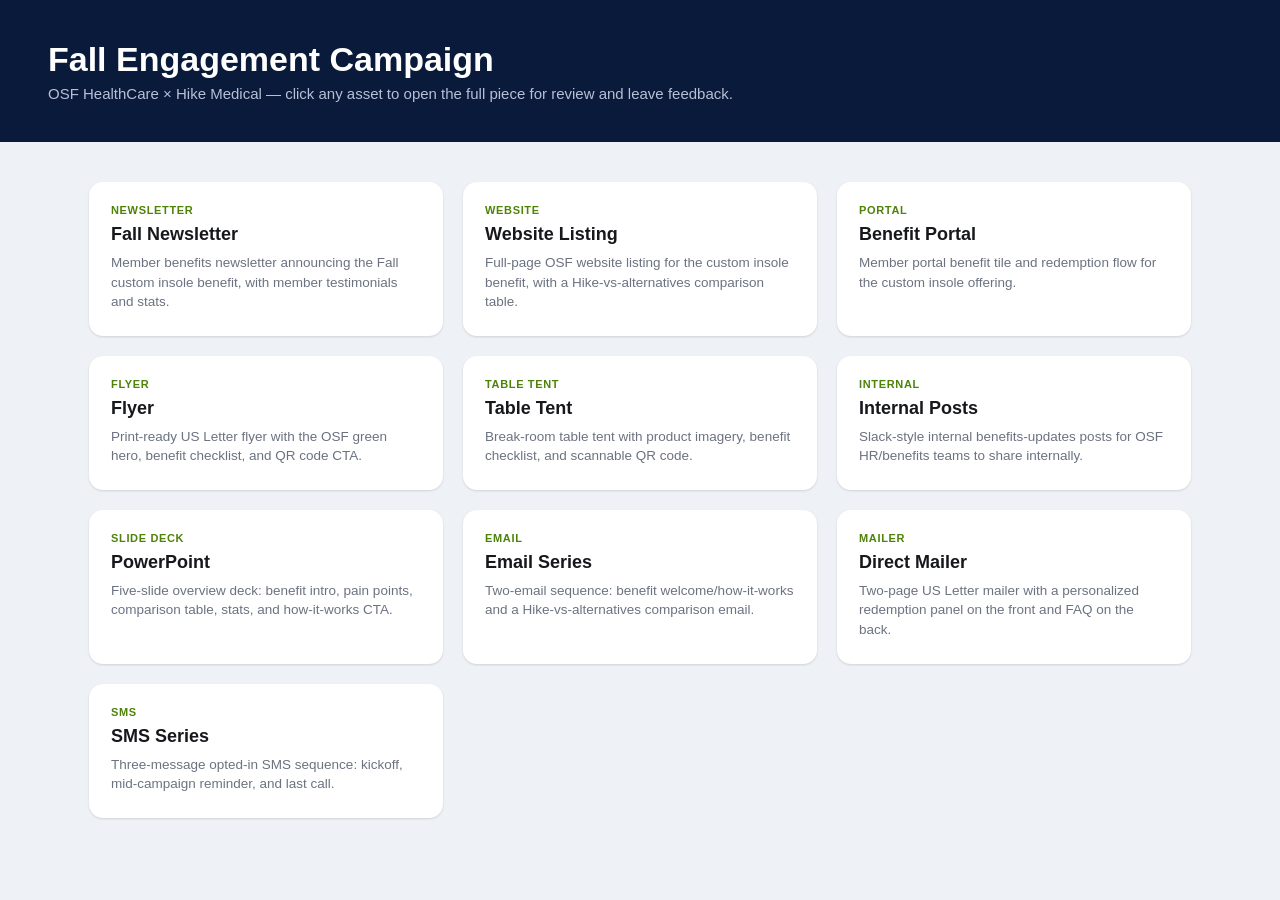
<file: index.html>
<!DOCTYPE html>
<html lang="en">
<head>
<meta charset="UTF-8">
<meta name="viewport" content="width=device-width,initial-scale=1">
<title>OSF Lookbook — Hike Medical</title>
<link rel="stylesheet" href="css/style.css">
</head>
<body>

<div class="hub-header">
  <h1>Fall Engagement Campaign</h1>
  <p>OSF HealthCare × Hike Medical — click any asset to open the full piece for review and leave feedback.</p>
</div>

<div class="grid">
  <a class="card" href="newsletter.html">
    <span class="label">Newsletter</span>
    <h3>Fall Newsletter</h3>
    <p>Member benefits newsletter announcing the Fall custom insole benefit, with member testimonials and stats.</p>
  </a>
  <a class="card" href="website-listing.html">
    <span class="label">Website</span>
    <h3>Website Listing</h3>
    <p>Full-page OSF website listing for the custom insole benefit, with a Hike-vs-alternatives comparison table.</p>
  </a>
  <a class="card" href="benefit-portal.html">
    <span class="label">Portal</span>
    <h3>Benefit Portal</h3>
    <p>Member portal benefit tile and redemption flow for the custom insole offering.</p>
  </a>
  <a class="card" href="flyer.html">
    <span class="label">Flyer</span>
    <h3>Flyer</h3>
    <p>Print-ready US Letter flyer with the OSF green hero, benefit checklist, and QR code CTA.</p>
  </a>
  <a class="card" href="table-tent.html">
    <span class="label">Table Tent</span>
    <h3>Table Tent</h3>
    <p>Break-room table tent with product imagery, benefit checklist, and scannable QR code.</p>
  </a>
  <a class="card" href="internal-posts.html">
    <span class="label">Internal</span>
    <h3>Internal Posts</h3>
    <p>Slack-style internal benefits-updates posts for OSF HR/benefits teams to share internally.</p>
  </a>
  <a class="card" href="powerpoint.html">
    <span class="label">Slide Deck</span>
    <h3>PowerPoint</h3>
    <p>Five-slide overview deck: benefit intro, pain points, comparison table, stats, and how-it-works CTA.</p>
  </a>
  <a class="card" href="emails.html">
    <span class="label">Email</span>
    <h3>Email Series</h3>
    <p>Two-email sequence: benefit welcome/how-it-works and a Hike-vs-alternatives comparison email.</p>
  </a>
  <a class="card" href="mailer.html">
    <span class="label">Mailer</span>
    <h3>Direct Mailer</h3>
    <p>Two-page US Letter mailer with a personalized redemption panel on the front and FAQ on the back.</p>
  </a>
  <a class="card" href="sms.html">
    <span class="label">SMS</span>
    <h3>SMS Series</h3>
    <p>Three-message opted-in SMS sequence: kickoff, mid-campaign reminder, and last call.</p>
  </a>
</div>

</body>
</html>
</file>
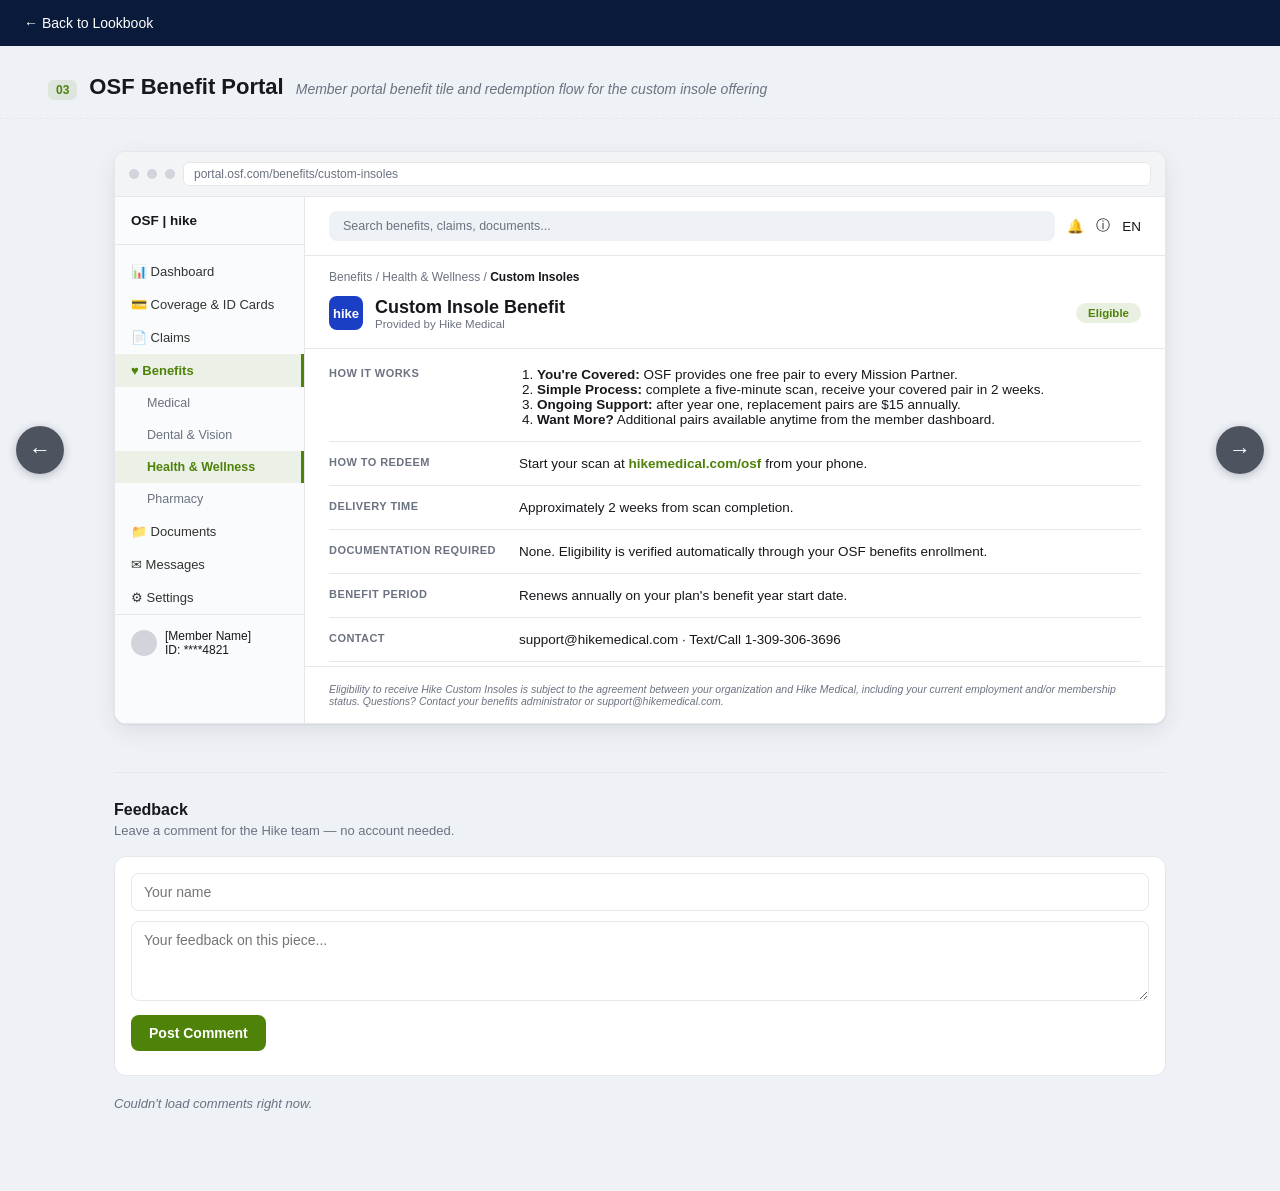
<file: benefit-portal.html>
<!DOCTYPE html>
<html lang="en">
<head>
<meta charset="UTF-8">
<meta name="viewport" content="width=device-width,initial-scale=1">
<title>OSF × Hike Medical — Benefit Portal Review</title>
<link rel="stylesheet" href="css/style.css">
<style>
  .bp-page { display:flex; background:#fff; font-size:13.5px; min-height:520px; }
  .bp-side { width:190px; flex-shrink:0; background:#fafbfc; border-right:1px solid var(--border); padding:16px 0; }
  .bp-side .brand { display:flex; align-items:center; gap:8px; font-weight:800; padding: 0 16px 16px; border-bottom:1px solid var(--border); margin-bottom:10px; }
  .bp-side ul { list-style:none; margin:0; padding:0; }
  .bp-side li { padding:9px 16px; font-size:13px; color:#333; display:flex; align-items:center; gap:8px; }
  .bp-side li.active { color: var(--osf-green); font-weight:700; background:rgba(78,130,9,.08); border-right:3px solid var(--osf-green); }
  .bp-side li.sub { padding-left:32px; font-size:12.5px; color: var(--text-gray); }
  .bp-side li.sub.active { color: var(--osf-green); font-weight:700; }
  .bp-main { flex:1; }
  .bp-topbar { display:flex; align-items:center; gap:12px; padding:14px 24px; border-bottom:1px solid var(--border); }
  .bp-search { flex:1; background: var(--bg); border-radius:8px; padding:8px 14px; font-size:12.5px; color: var(--text-gray); }
  .bp-crumb { padding: 14px 24px 0; font-size:12px; color: var(--text-gray); }
  .bp-crumb b { color: var(--text-dark); }
  .bp-header { display:flex; align-items:center; justify-content:space-between; padding: 12px 24px 18px; border-bottom:1px solid var(--border); }
  .bp-header .left { display:flex; align-items:center; gap:12px; }
  .bp-icon { width:34px; height:34px; border-radius:8px; background:#1a3fc4; color:#fff; display:flex; align-items:center; justify-content:center; font-size:13px; font-weight:800; }
  .bp-header h2 { margin:0; font-size:18px; }
  .bp-header .by { font-size:11.5px; color: var(--text-gray); }
  .bp-tag { background:rgba(78,130,9,.12); color: var(--osf-green); font-weight:700; font-size:11.5px; padding:4px 12px; border-radius:20px; }
  .bp-rows { padding: 4px 24px; }
  .bp-row { display:flex; gap:20px; padding:14px 0; border-bottom:1px solid var(--border); }
  .bp-row .k { width:170px; flex-shrink:0; font-size:11px; font-weight:800; letter-spacing:.04em; color: var(--text-gray); }
  .bp-row .v { font-size:13.5px; }
  .bp-row .v ol { margin:0; padding-left:18px; }
  .bp-row .v a { color: var(--osf-green); font-weight:700; }
  .bp-footer-user { margin-top:auto; padding:14px 16px; border-top:1px solid var(--border); display:flex; align-items:center; gap:8px; font-size:12px; }
  .bp-footer-user .av { width:26px; height:26px; border-radius:50%; background:#d1d5db; }
  .bp-disclaimer { padding: 16px 24px; font-size:10.5px; color: var(--text-gray); font-style:italic; border-top:1px solid var(--border); }
</style>
</head>
<body>

<div class="subpage-bar"><a href="index.html">← Back to Lookbook</a></div>
<div class="subpage-title">
  <span class="num">03</span>
  <h2>OSF Benefit Portal</h2>
  <span class="desc">Member portal benefit tile and redemption flow for the custom insole offering</span>
</div>

<div class="subpage-content">
  <div class="frame">
    <div class="frame-chrome"><span class="dot"></span><span class="dot"></span><span class="dot"></span><span class="url-bar">portal.osf.com/benefits/custom-insoles</span></div>
    <div class="bp-page">
      <div class="bp-side">
        <div class="brand">OSF | hike</div>
        <ul>
          <li>📊 Dashboard</li>
          <li>💳 Coverage & ID Cards</li>
          <li>📄 Claims</li>
          <li class="active">♥ Benefits</li>
          <li class="sub">Medical</li>
          <li class="sub">Dental & Vision</li>
          <li class="sub active">Health & Wellness</li>
          <li class="sub">Pharmacy</li>
          <li>📁 Documents</li>
          <li>✉ Messages</li>
          <li>⚙ Settings</li>
        </ul>
        <div class="bp-footer-user"><span class="av"></span> [Member Name]<br>ID: ****4821</div>
      </div>
      <div class="bp-main">
        <div class="bp-topbar"><div class="bp-search">Search benefits, claims, documents...</div><span>🔔</span><span>ⓘ</span><span>EN</span></div>
        <div class="bp-crumb">Benefits / Health & Wellness / <b>Custom Insoles</b></div>
        <div class="bp-header">
          <div class="left">
            <div class="bp-icon">hike</div>
            <div><h2>Custom Insole Benefit</h2><div class="by">Provided by Hike Medical</div></div>
          </div>
          <div class="bp-tag">Eligible</div>
        </div>
        <div class="bp-rows">
          <div class="bp-row">
            <div class="k">HOW IT WORKS</div>
            <div class="v"><ol>
              <li><b>You're Covered:</b> OSF provides one free pair to every Mission Partner.</li>
              <li><b>Simple Process:</b> complete a five-minute scan, receive your covered pair in 2 weeks.</li>
              <li><b>Ongoing Support:</b> after year one, replacement pairs are $15 annually.</li>
              <li><b>Want More?</b> Additional pairs available anytime from the member dashboard.</li>
            </ol></div>
          </div>
          <div class="bp-row"><div class="k">HOW TO REDEEM</div><div class="v">Start your scan at <a>hikemedical.com/osf</a> from your phone.</div></div>
          <div class="bp-row"><div class="k">DELIVERY TIME</div><div class="v">Approximately 2 weeks from scan completion.</div></div>
          <div class="bp-row"><div class="k">DOCUMENTATION REQUIRED</div><div class="v">None. Eligibility is verified automatically through your OSF benefits enrollment.</div></div>
          <div class="bp-row"><div class="k">BENEFIT PERIOD</div><div class="v">Renews annually on your plan's benefit year start date.</div></div>
          <div class="bp-row"><div class="k">CONTACT</div><div class="v">support@hikemedical.com · Text/Call 1-309-306-3696</div></div>
        </div>
        <div class="bp-disclaimer">Eligibility to receive Hike Custom Insoles is subject to the agreement between your organization and Hike Medical, including your current employment and/or membership status. Questions? Contact your benefits administrator or support@hikemedical.com.</div>
      </div>
    </div>
  </div>

  <div id="comments-root" data-page="benefit-portal"></div>
</div>

<script src="js/comments-config.js"></script>
<script src="js/comments.js"></script>
<script src="js/nav.js"></script>
</body>
</html>
</file>
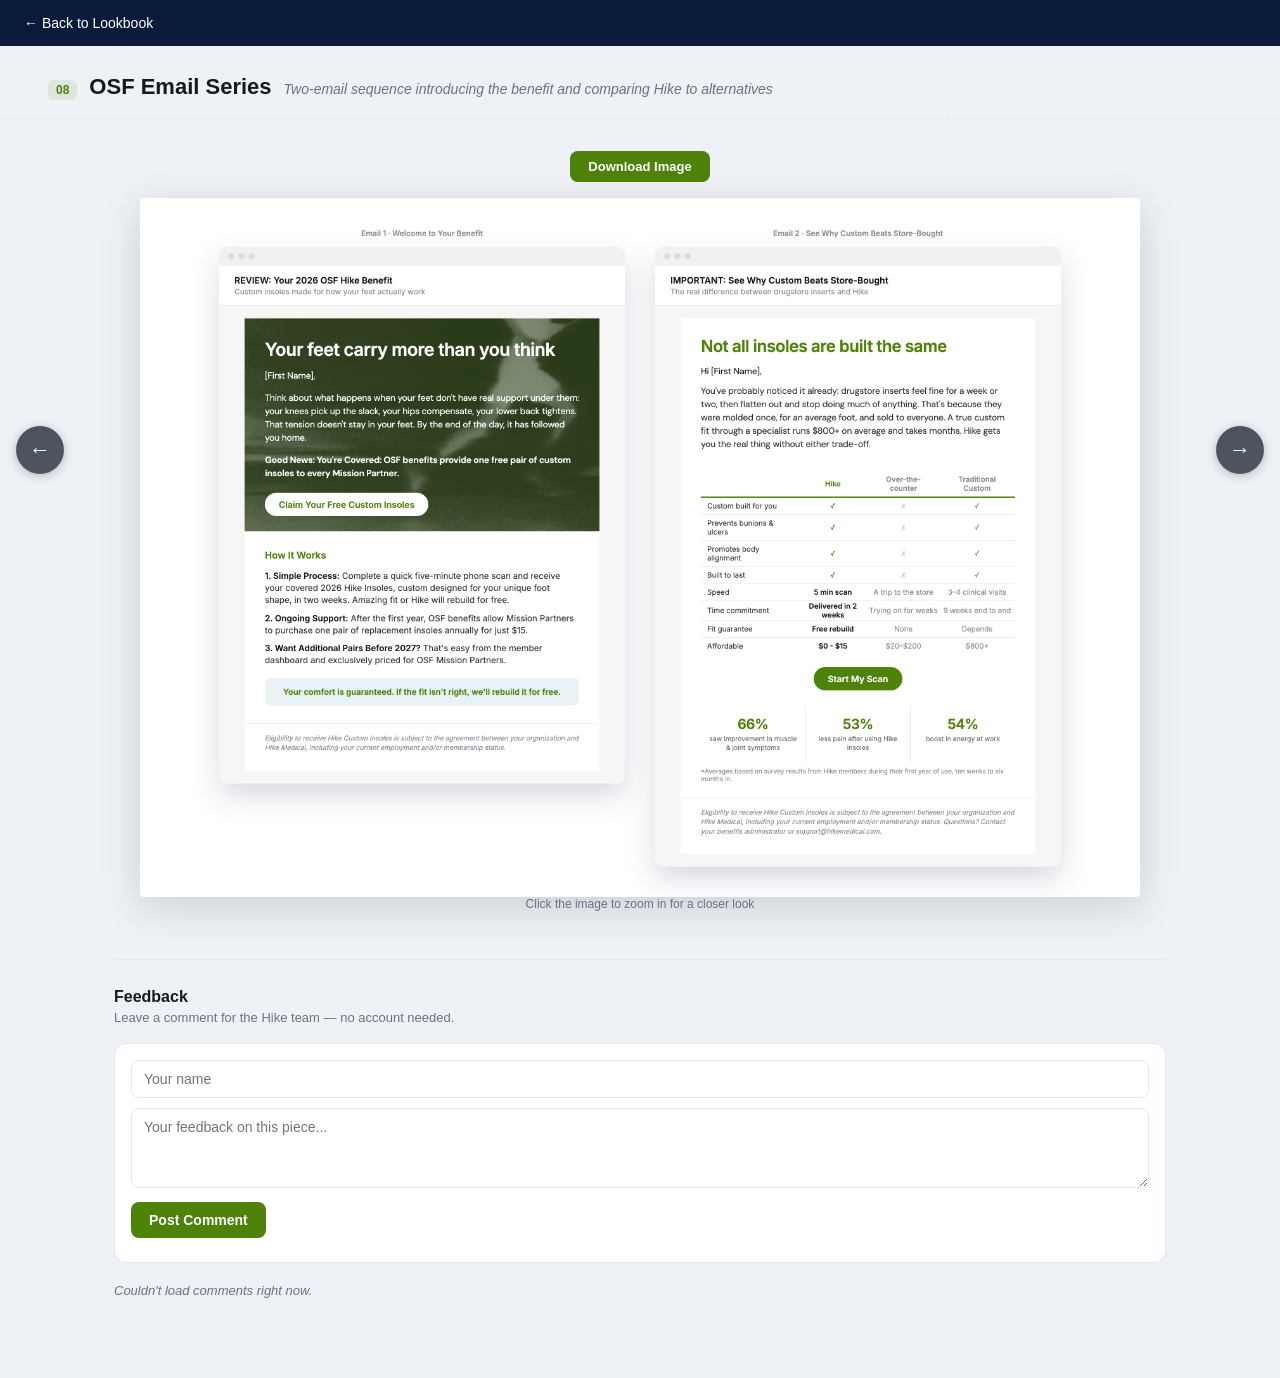
<file: emails.html>
<!DOCTYPE html>
<html lang="en">
<head>
<meta charset="UTF-8">
<meta name="viewport" content="width=device-width,initial-scale=1">
<title>OSF × Hike Medical — Email Series Review</title>
<link rel="stylesheet" href="css/style.css">
<style>
  .doc-download { text-align:center; margin-bottom: 16px; }
  .doc-download a { display:inline-block; font-size:13px; font-weight:700; color:#fff; background:var(--osf-green); padding:8px 18px; border-radius:8px; text-decoration:none; }
  .doc-viewer-wrap { display:flex; justify-content:center; padding: 0 0 8px; }
  .doc-viewer-wrap img { width:100%; max-width:1000px; height:auto; box-shadow:0 10px 40px rgba(16,24,40,0.15); background:#fff; border-radius:4px; display:block; cursor: zoom-in; }
  .doc-hint { text-align:center; font-size:12px; color:var(--text-gray); margin: -8px 0 16px; }

  .lb-overlay { position:fixed; inset:0; background:rgba(10,14,26,0.92); z-index:1000; display:none; align-items:center; justify-content:center; overflow:auto; }
  .lb-overlay.open { display:flex; }
  .lb-overlay.open.zoomed { display:block; padding:40px; box-sizing:border-box; }
  .lb-overlay img { display:block; }
  .lb-overlay img.fit { max-width:92vw; max-height:92vh; width:auto; height:auto; cursor: zoom-in; margin:auto; }
  .lb-overlay img.full { max-width:none; max-height:none; width:auto; height:auto; cursor: grab; margin:0; -webkit-user-drag:none; user-select:none; }
  .lb-overlay img.full.dragging { cursor: grabbing; }
  .lb-close { position:fixed; top:18px; right:22px; z-index:1001; width:40px; height:40px; border-radius:50%; background:rgba(255,255,255,0.12); color:#fff; border:none; font-size:20px; cursor:pointer; display:flex; align-items:center; justify-content:center; }
  .lb-close:hover { background:rgba(255,255,255,0.22); }
  .lb-hint { position:fixed; bottom:18px; left:50%; transform:translateX(-50%); z-index:1001; color:#fff; font-size:12px; opacity:.75; }
</style>
</head>
<body>

<div class="subpage-bar"><a href="index.html">← Back to Lookbook</a></div>
<div class="subpage-title">
  <span class="num">08</span>
  <h2>OSF Email Series</h2>
  <span class="desc">Two-email sequence introducing the benefit and comparing Hike to alternatives</span>
</div>

<div class="subpage-content">
  <div class="doc-download"><a href="OSF%20FALL%20EMAILS.png" download>Download Image</a></div>
  <div class="doc-viewer-wrap">
    <img id="emailsImg" src="OSF%20FALL%20EMAILS.png" alt="OSF Email Series">
  </div>
  <div class="doc-hint">Click the image to zoom in for a closer look</div>

  <div id="comments-root" data-page="emails"></div>
</div>

<div class="lb-overlay" id="lbOverlay">
  <button class="lb-close" id="lbClose" aria-label="Close">&times;</button>
  <img id="lbImg" class="fit" src="OSF%20FALL%20EMAILS.png" alt="OSF Email Series — zoomed">
  <div class="lb-hint">Click to zoom in/out &middot; drag to look around &middot; Esc or click outside to close</div>
</div>

<script src="js/comments-config.js"></script>
<script src="js/comments.js"></script>
<script src="js/nav.js"></script>
<script>
(function () {
  var thumb = document.getElementById('emailsImg');
  var overlay = document.getElementById('lbOverlay');
  var lbImg = document.getElementById('lbImg');
  var closeBtn = document.getElementById('lbClose');

  function openLightbox() {
    lbImg.className = 'fit';
    overlay.classList.remove('zoomed');
    overlay.classList.add('open');
  }
  function closeLightbox() {
    overlay.classList.remove('open');
    overlay.classList.remove('zoomed');
  }

  var isDown = false;
  var didDrag = false;
  var startX = 0, startY = 0, startScrollLeft = 0, startScrollTop = 0;

  thumb.addEventListener('click', openLightbox);
  closeBtn.addEventListener('click', closeLightbox);
  overlay.addEventListener('click', function (e) {
    if (e.target === overlay) closeLightbox();
  });

  lbImg.addEventListener('click', function () {
    if (didDrag) { didDrag = false; return; } // was a drag, not a tap — don't toggle zoom
    var zoomingIn = lbImg.className.indexOf('full') === -1;
    lbImg.className = zoomingIn ? 'full' : 'fit';
    overlay.classList.toggle('zoomed', zoomingIn);
    if (zoomingIn) {
      // center the initial scroll position on where the user clicked
      requestAnimationFrame(function () {
        overlay.scrollLeft = (overlay.scrollWidth - overlay.clientWidth) / 2;
        overlay.scrollTop = (overlay.scrollHeight - overlay.clientHeight) / 2;
      });
    }
  });

  lbImg.addEventListener('pointerdown', function (e) {
    if (lbImg.className.indexOf('full') === -1) return; // only drag when zoomed in
    isDown = true;
    didDrag = false;
    startX = e.clientX;
    startY = e.clientY;
    startScrollLeft = overlay.scrollLeft;
    startScrollTop = overlay.scrollTop;
    lbImg.classList.add('dragging');
    lbImg.setPointerCapture(e.pointerId);
    e.preventDefault();
  });
  lbImg.addEventListener('pointermove', function (e) {
    if (!isDown) return;
    var dx = e.clientX - startX;
    var dy = e.clientY - startY;
    if (Math.abs(dx) > 3 || Math.abs(dy) > 3) didDrag = true;
    overlay.scrollLeft = startScrollLeft - dx;
    overlay.scrollTop = startScrollTop - dy;
  });
  function endDrag() {
    isDown = false;
    lbImg.classList.remove('dragging');
  }
  lbImg.addEventListener('pointerup', endDrag);
  lbImg.addEventListener('pointercancel', endDrag);

  document.addEventListener('keydown', function (e) {
    if (e.key === 'Escape' && overlay.classList.contains('open')) closeLightbox();
  });
})();
</script>
</body>
</html>
</file>
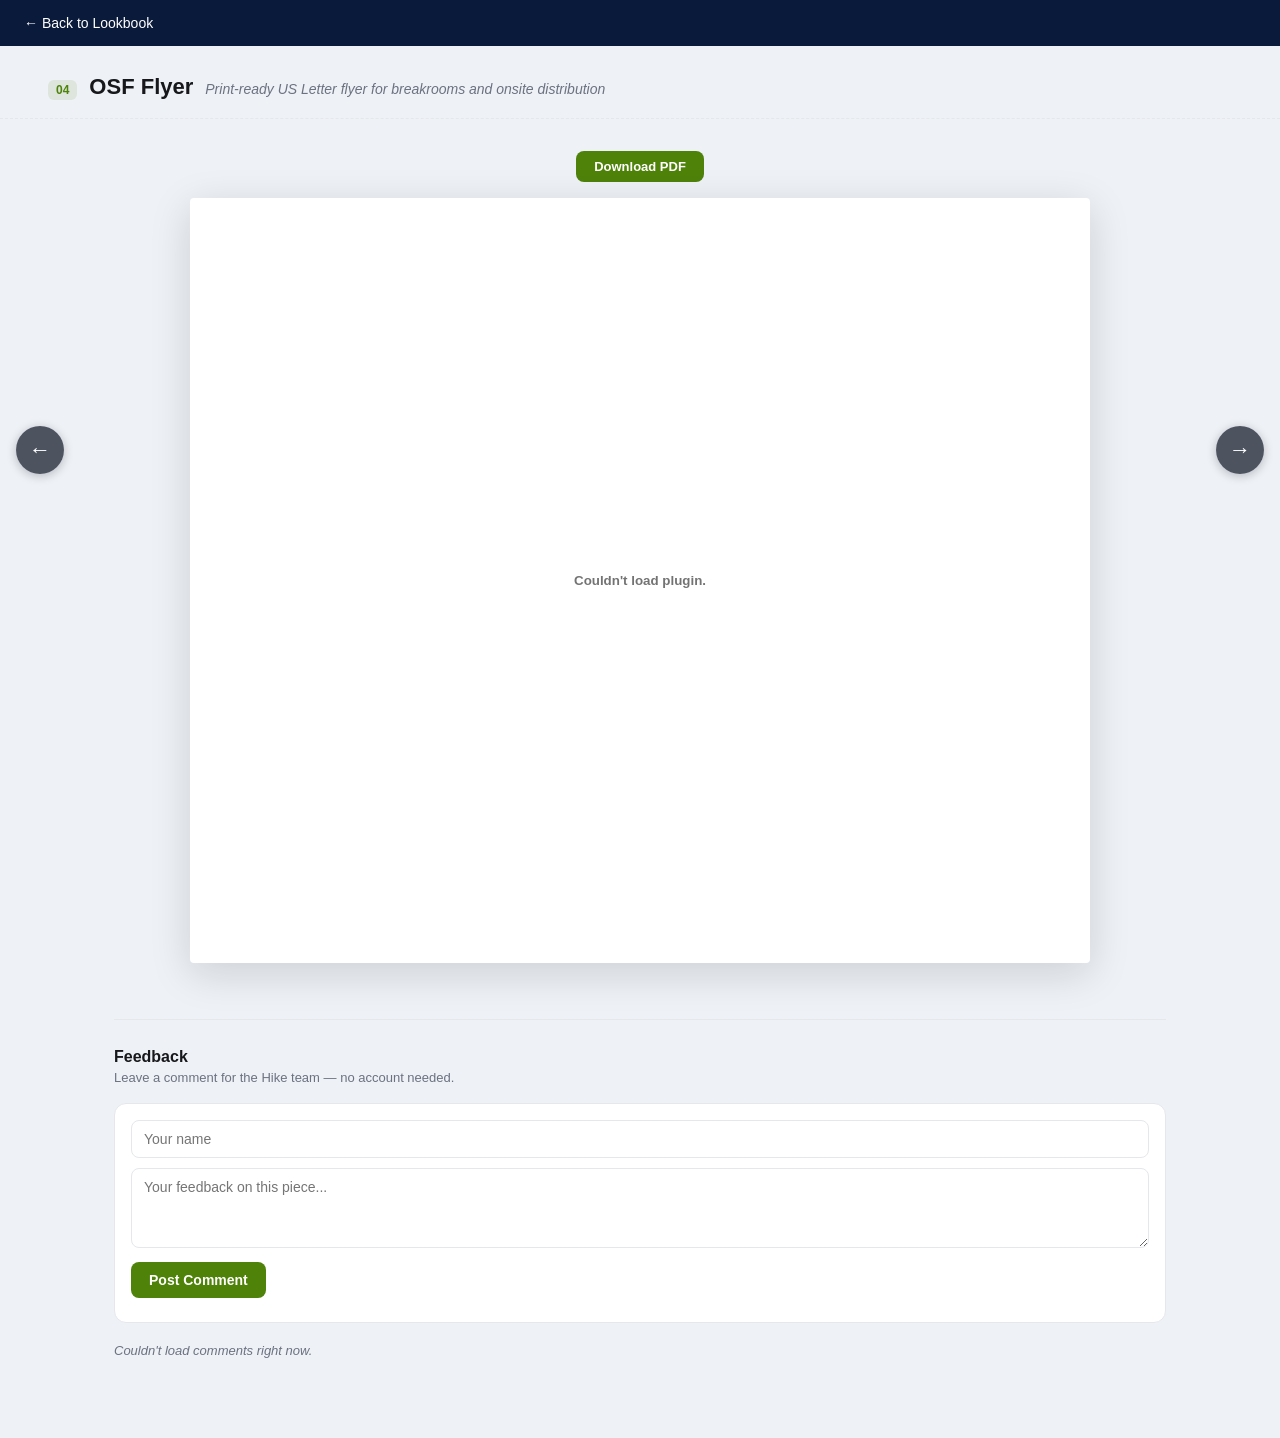
<file: flyer.html>
<!DOCTYPE html>
<html lang="en">
<head>
<meta charset="UTF-8">
<meta name="viewport" content="width=device-width,initial-scale=1">
<title>OSF × Hike Medical — Flyer Review</title>
<link rel="stylesheet" href="css/style.css">
<style>
  .doc-download { text-align:center; margin-bottom: 16px; }
  .doc-download a { display:inline-block; font-size:13px; font-weight:700; color:#fff; background:var(--osf-green); padding:8px 18px; border-radius:8px; text-decoration:none; }
  .doc-viewer-wrap { display:flex; justify-content:center; padding: 0 0 8px; }
  .doc-viewer-wrap embed { width:100%; max-width:900px; height:85vh; border:none; box-shadow:0 10px 40px rgba(16,24,40,0.15); background:#fff; border-radius:4px; }
</style>
</head>
<body>

<div class="subpage-bar"><a href="index.html">← Back to Lookbook</a></div>
<div class="subpage-title">
  <span class="num">04</span>
  <h2>OSF Flyer</h2>
  <span class="desc">Print-ready US Letter flyer for breakrooms and onsite distribution</span>
</div>

<div class="subpage-content">
  <div class="doc-download"><a href="OSF%20FALL%20FLYER.pdf" download>Download PDF</a></div>
  <div class="doc-viewer-wrap">
    <embed src="OSF%20FALL%20FLYER.pdf" type="application/pdf">
  </div>

  <div id="comments-root" data-page="flyer"></div>
</div>

<script src="js/comments-config.js"></script>
<script src="js/comments.js"></script>
<script src="js/nav.js"></script>
</body>
</html>
</file>
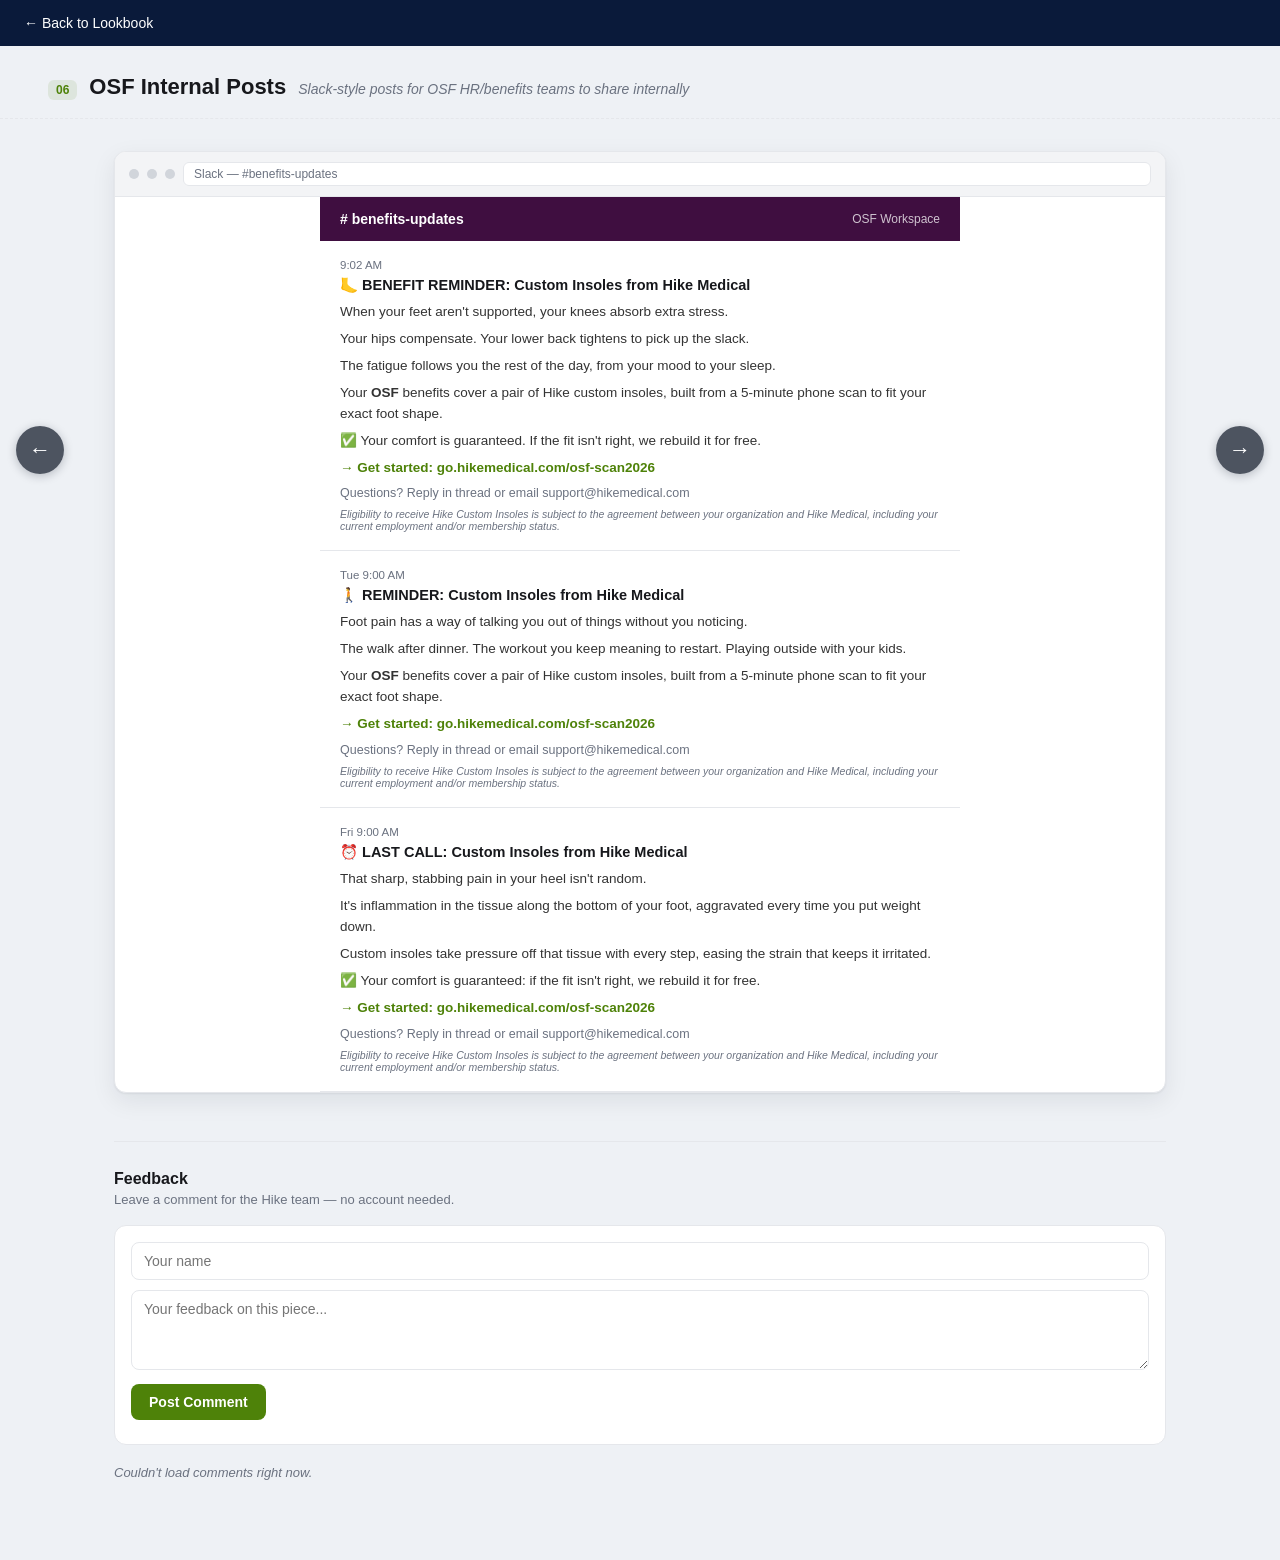
<file: internal-posts.html>
<!DOCTYPE html>
<html lang="en">
<head>
<meta charset="UTF-8">
<meta name="viewport" content="width=device-width,initial-scale=1">
<title>OSF × Hike Medical — Internal Posts Review</title>
<link rel="stylesheet" href="css/style.css">
<style>
  .ip-page { max-width: 640px; margin: 0 auto; background:#fff; }
  .ip-channel { background:#3f0e40; color:#fff; padding:14px 20px; display:flex; justify-content:space-between; align-items:center; font-size:14px; font-weight:700; }
  .ip-channel span { font-weight:400; font-size:12px; opacity:.75; }
  .ip-post { padding: 18px 20px; border-bottom: 1px solid var(--border); }
  .ip-time { font-size: 11.5px; color: var(--text-gray); margin-bottom: 6px; }
  .ip-title { font-weight: 800; font-size: 14.5px; margin-bottom: 8px; }
  .ip-post p { font-size: 13.5px; line-height: 1.55; color:#333; margin: 6px 0; }
  .ip-check { color: var(--osf-green); font-weight: 700; }
  .ip-link { color: var(--osf-green); font-weight: 700; font-size: 13.5px; }
  .ip-q { font-size: 12.5px; color: var(--text-gray); margin-top: 8px; }
  .ip-disclaimer { font-size: 10.5px; color: var(--text-gray); font-style: italic; margin-top: 8px; }
</style>
</head>
<body>

<div class="subpage-bar"><a href="index.html">← Back to Lookbook</a></div>
<div class="subpage-title">
  <span class="num">06</span>
  <h2>OSF Internal Posts</h2>
  <span class="desc">Slack-style posts for OSF HR/benefits teams to share internally</span>
</div>

<div class="subpage-content">
  <div class="frame">
    <div class="frame-chrome"><span class="dot"></span><span class="dot"></span><span class="dot"></span><span class="url-bar">Slack — #benefits-updates</span></div>
    <div class="ip-page">
      <div class="ip-channel"># benefits-updates <span>OSF Workspace</span></div>

      <div class="ip-post">
        <div class="ip-time">9:02 AM</div>
        <div class="ip-title">🦶 BENEFIT REMINDER: Custom Insoles from Hike Medical</div>
        <p>When your feet aren't supported, your knees absorb extra stress.</p>
        <p>Your hips compensate. Your lower back tightens to pick up the slack.</p>
        <p>The fatigue follows you the rest of the day, from your mood to your sleep.</p>
        <p>Your <b>OSF</b> benefits cover a pair of Hike custom insoles, built from a 5-minute phone scan to fit your exact foot shape.</p>
        <p><span class="ip-check">✅</span> Your comfort is guaranteed. If the fit isn't right, we rebuild it for free.</p>
        <p><a class="ip-link">→ Get started: go.hikemedical.com/osf-scan2026</a></p>
        <div class="ip-q">Questions? Reply in thread or email support@hikemedical.com</div>
        <div class="ip-disclaimer">Eligibility to receive Hike Custom Insoles is subject to the agreement between your organization and Hike Medical, including your current employment and/or membership status.</div>
      </div>

      <div class="ip-post">
        <div class="ip-time">Tue 9:00 AM</div>
        <div class="ip-title">🚶 REMINDER: Custom Insoles from Hike Medical</div>
        <p>Foot pain has a way of talking you out of things without you noticing.</p>
        <p>The walk after dinner. The workout you keep meaning to restart. Playing outside with your kids.</p>
        <p>Your <b>OSF</b> benefits cover a pair of Hike custom insoles, built from a 5-minute phone scan to fit your exact foot shape.</p>
        <p><a class="ip-link">→ Get started: go.hikemedical.com/osf-scan2026</a></p>
        <div class="ip-q">Questions? Reply in thread or email support@hikemedical.com</div>
        <div class="ip-disclaimer">Eligibility to receive Hike Custom Insoles is subject to the agreement between your organization and Hike Medical, including your current employment and/or membership status.</div>
      </div>

      <div class="ip-post">
        <div class="ip-time">Fri 9:00 AM</div>
        <div class="ip-title">⏰ LAST CALL: Custom Insoles from Hike Medical</div>
        <p>That sharp, stabbing pain in your heel isn't random.</p>
        <p>It's inflammation in the tissue along the bottom of your foot, aggravated every time you put weight down.</p>
        <p>Custom insoles take pressure off that tissue with every step, easing the strain that keeps it irritated.</p>
        <p><span class="ip-check">✅</span> Your comfort is guaranteed: if the fit isn't right, we rebuild it for free.</p>
        <p><a class="ip-link">→ Get started: go.hikemedical.com/osf-scan2026</a></p>
        <div class="ip-q">Questions? Reply in thread or email support@hikemedical.com</div>
        <div class="ip-disclaimer">Eligibility to receive Hike Custom Insoles is subject to the agreement between your organization and Hike Medical, including your current employment and/or membership status.</div>
      </div>
    </div>
  </div>

  <div id="comments-root" data-page="internal-posts"></div>
</div>

<script src="js/comments-config.js"></script>
<script src="js/comments.js"></script>
<script src="js/nav.js"></script>
</body>
</html>
</file>
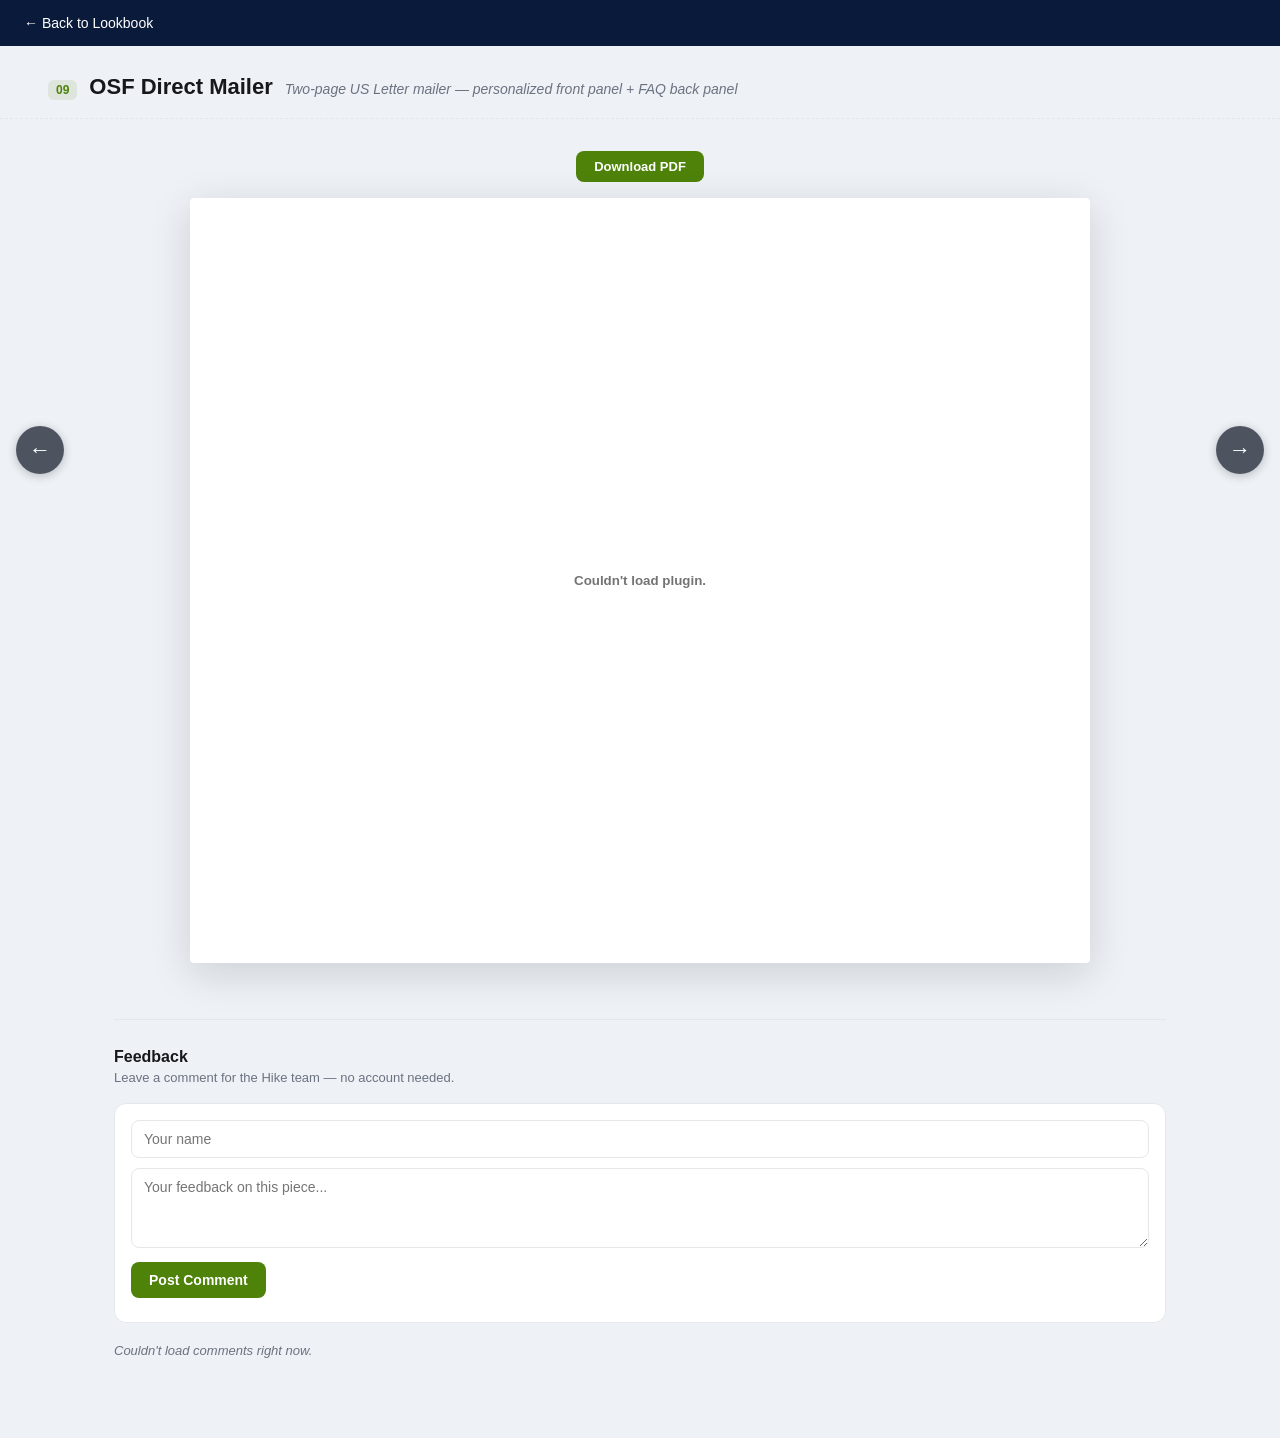
<file: mailer.html>
<!DOCTYPE html>
<html lang="en">
<head>
<meta charset="UTF-8">
<meta name="viewport" content="width=device-width,initial-scale=1">
<title>OSF × Hike Medical — Mailer Review</title>
<link rel="stylesheet" href="css/style.css">
<style>
  .doc-download { text-align:center; margin-bottom: 16px; }
  .doc-download a { display:inline-block; font-size:13px; font-weight:700; color:#fff; background:var(--osf-green); padding:8px 18px; border-radius:8px; text-decoration:none; }
  .doc-viewer-wrap { display:flex; justify-content:center; padding: 0 0 8px; }
  .doc-viewer-wrap embed { width:100%; max-width:900px; height:85vh; border:none; box-shadow:0 10px 40px rgba(16,24,40,0.15); background:#fff; border-radius:4px; }
</style>
</head>
<body>

<div class="subpage-bar"><a href="index.html">← Back to Lookbook</a></div>
<div class="subpage-title">
  <span class="num">09</span>
  <h2>OSF Direct Mailer</h2>
  <span class="desc">Two-page US Letter mailer — personalized front panel + FAQ back panel</span>
</div>

<div class="subpage-content">
  <div class="doc-download"><a href="OSF%20FALL%20EDU%20LETTER.pdf" download>Download PDF</a></div>
  <div class="doc-viewer-wrap">
    <embed src="OSF%20FALL%20EDU%20LETTER.pdf" type="application/pdf">
  </div>

  <div id="comments-root" data-page="mailer"></div>
</div>

<script src="js/comments-config.js"></script>
<script src="js/comments.js"></script>
<script src="js/nav.js"></script>
</body>
</html>
</file>
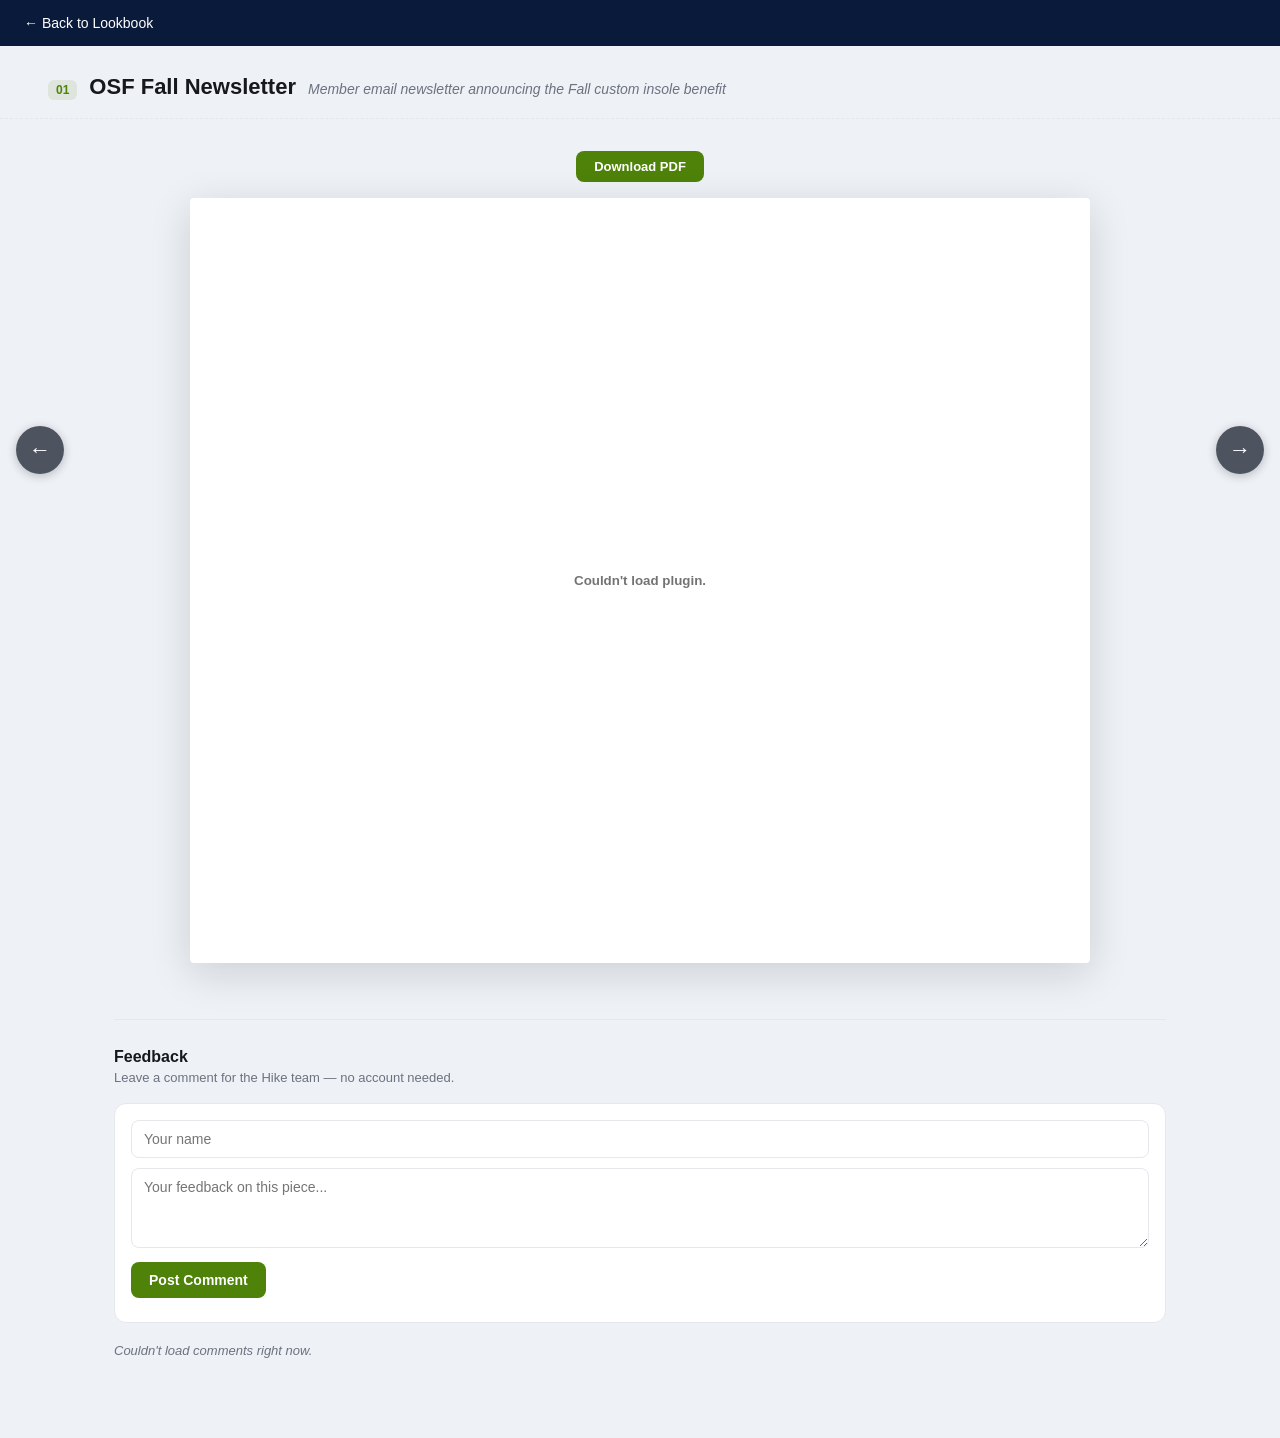
<file: newsletter.html>
<!DOCTYPE html>
<html lang="en">
<head>
<meta charset="UTF-8">
<meta name="viewport" content="width=device-width,initial-scale=1">
<title>OSF × Hike Medical — Newsletter Review</title>
<link rel="stylesheet" href="css/style.css">
<style>
  .doc-download { text-align:center; margin-bottom: 16px; }
  .doc-download a { display:inline-block; font-size:13px; font-weight:700; color:#fff; background:var(--osf-green); padding:8px 18px; border-radius:8px; text-decoration:none; }
  .doc-viewer-wrap { display:flex; justify-content:center; padding: 0 0 8px; }
  .doc-viewer-wrap embed { width:100%; max-width:900px; height:85vh; border:none; box-shadow:0 10px 40px rgba(16,24,40,0.15); background:#fff; border-radius:4px; }
</style>
</head>
<body>

<div class="subpage-bar"><a href="index.html">← Back to Lookbook</a></div>
<div class="subpage-title">
  <span class="num">01</span>
  <h2>OSF Fall Newsletter</h2>
  <span class="desc">Member email newsletter announcing the Fall custom insole benefit</span>
</div>

<div class="subpage-content">
  <div class="doc-download"><a href="OSF%20FALL%20NEWSLETTER.pdf" download>Download PDF</a></div>
  <div class="doc-viewer-wrap">
    <embed src="OSF%20FALL%20NEWSLETTER.pdf" type="application/pdf">
  </div>

  <div id="comments-root" data-page="newsletter"></div>
</div>

<script src="js/comments-config.js"></script>
<script src="js/comments.js"></script>
<script src="js/nav.js"></script>
</body>
</html>
</file>
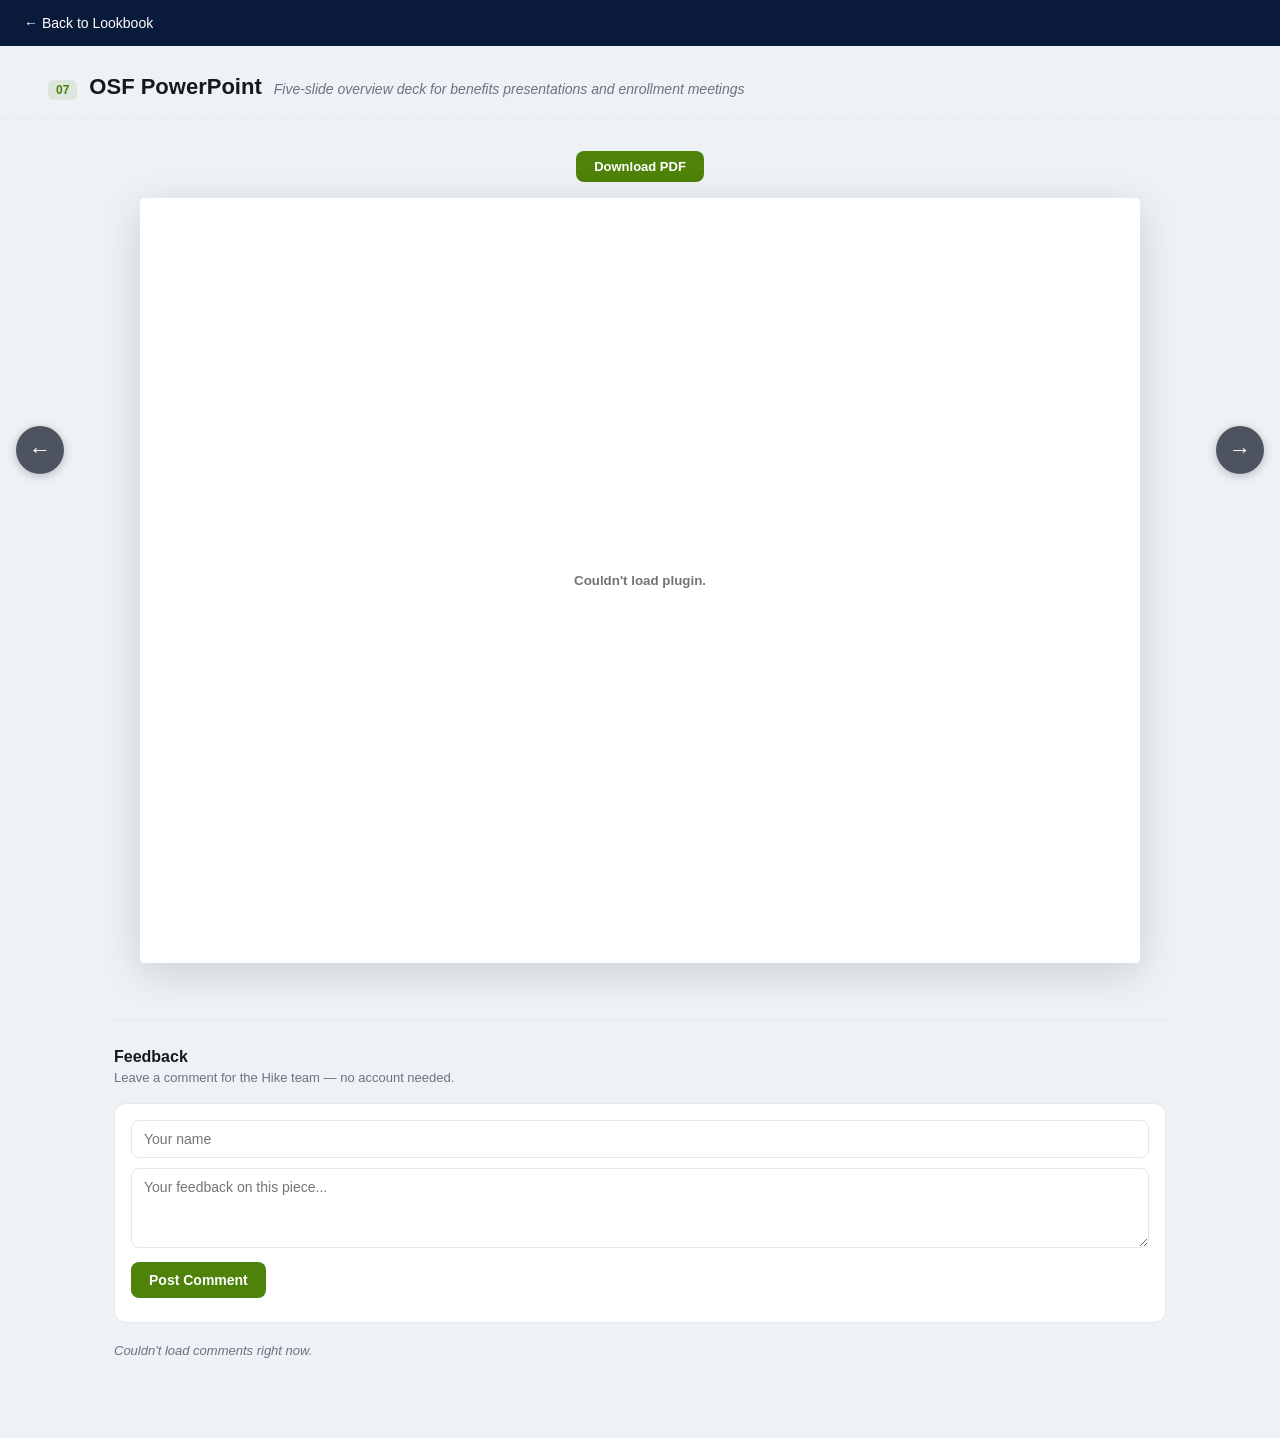
<file: powerpoint.html>
<!DOCTYPE html>
<html lang="en">
<head>
<meta charset="UTF-8">
<meta name="viewport" content="width=device-width,initial-scale=1">
<title>OSF × Hike Medical — PowerPoint Review</title>
<link rel="stylesheet" href="css/style.css">
<style>
  .doc-download { text-align:center; margin-bottom: 16px; }
  .doc-download a { display:inline-block; font-size:13px; font-weight:700; color:#fff; background:var(--osf-green); padding:8px 18px; border-radius:8px; text-decoration:none; }
  .doc-viewer-wrap { display:flex; justify-content:center; padding: 0 0 8px; }
  .doc-viewer-wrap embed { width:100%; max-width:1000px; height:85vh; border:none; box-shadow:0 10px 40px rgba(16,24,40,0.15); background:#fff; border-radius:4px; }
</style>
</head>
<body>

<div class="subpage-bar"><a href="index.html">← Back to Lookbook</a></div>
<div class="subpage-title">
  <span class="num">07</span>
  <h2>OSF PowerPoint</h2>
  <span class="desc">Five-slide overview deck for benefits presentations and enrollment meetings</span>
</div>

<div class="subpage-content">
  <div class="doc-download"><a href="OSF%20FALL%20PPTX.pdf" download>Download PDF</a></div>
  <div class="doc-viewer-wrap">
    <embed src="OSF%20FALL%20PPTX.pdf" type="application/pdf">
  </div>

  <div id="comments-root" data-page="powerpoint"></div>
</div>

<script src="js/comments-config.js"></script>
<script src="js/comments.js"></script>
<script src="js/nav.js"></script>
</body>
</html>
</file>
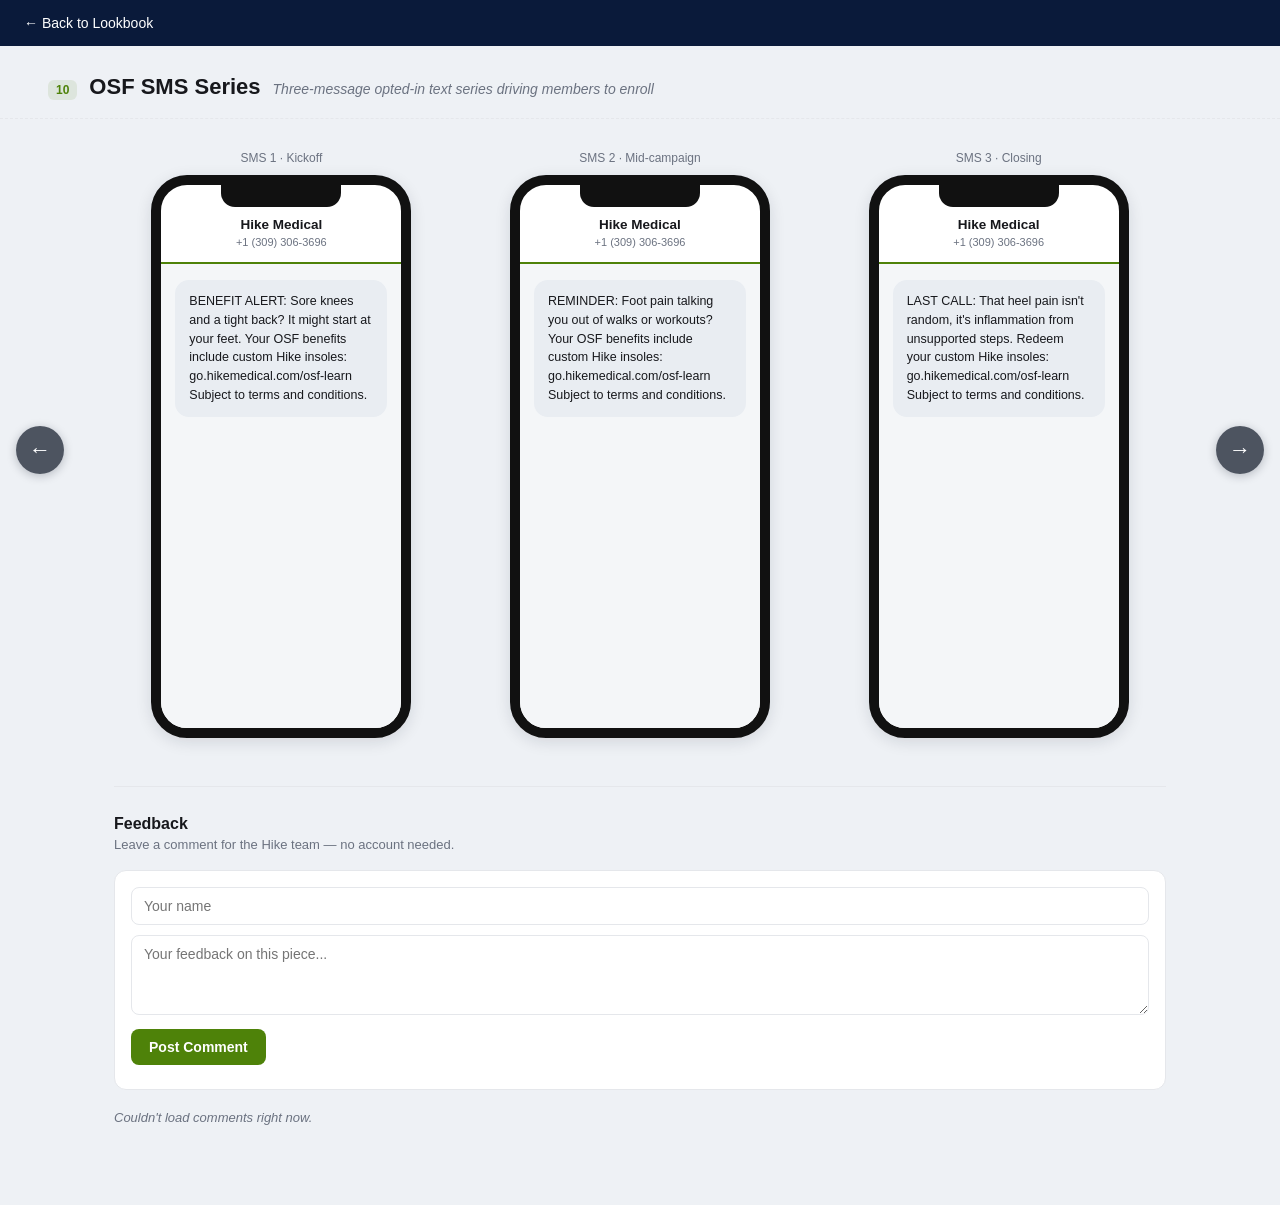
<file: sms.html>
<!DOCTYPE html>
<html lang="en">
<head>
<meta charset="UTF-8">
<meta name="viewport" content="width=device-width,initial-scale=1">
<title>OSF × Hike Medical — SMS Series Review</title>
<link rel="stylesheet" href="css/style.css">
<style>
  .sms-grid { display:grid; grid-template-columns: repeat(3,1fr); gap: 24px; align-items:start; }
  .sms-label { text-align:center; font-size:12px; color:var(--text-gray); margin-bottom:10px; }
  .phone { width: 260px; aspect-ratio: 9 / 19.5; margin: 0 auto; border: 10px solid #111; border-radius: 36px; background:#fff; overflow:hidden; display:flex; flex-direction:column; box-shadow: 0 4px 16px rgba(16,24,40,0.12); }
  .phone .notch { flex-shrink:0; height:22px; background:#111; border-radius: 0 0 14px 14px; width:120px; margin:0 auto; }
  .phone .head { flex-shrink:0; text-align:center; padding: 10px 0 12px; border-bottom: 2px solid var(--osf-green); }
  .phone .head b { font-size:13.5px; display:block; }
  .phone .head span { font-size:11px; color:var(--text-gray); }
  .phone .screen { flex:1; background:#f4f6f8; padding-top: 4px; }
  .phone .bubble { background:#e9edf2; border-radius: 14px; margin: 12px 14px; padding: 12px 14px; font-size: 12.5px; line-height: 1.5; }
  @media (max-width:800px){ .sms-grid{grid-template-columns:1fr; max-width:280px; margin:0 auto;} }
</style>
</head>
<body>

<div class="subpage-bar"><a href="index.html">← Back to Lookbook</a></div>
<div class="subpage-title">
  <span class="num">10</span>
  <h2>OSF SMS Series</h2>
  <span class="desc">Three-message opted-in text series driving members to enroll</span>
</div>

<div class="subpage-content">
  <div class="sms-grid">

    <div>
      <div class="sms-label">SMS 1 &middot; Kickoff</div>
      <div class="phone">
        <div class="notch"></div>
        <div class="head"><b>Hike Medical</b><span>+1 (309) 306-3696</span></div>
        <div class="screen"><div class="bubble">BENEFIT ALERT: Sore knees and a tight back? It might start at your feet. Your OSF benefits include custom Hike insoles: go.hikemedical.com/osf-learn Subject to terms and conditions.</div></div>
      </div>
    </div>

    <div>
      <div class="sms-label">SMS 2 &middot; Mid-campaign</div>
      <div class="phone">
        <div class="notch"></div>
        <div class="head"><b>Hike Medical</b><span>+1 (309) 306-3696</span></div>
        <div class="screen"><div class="bubble">REMINDER: Foot pain talking you out of walks or workouts? Your OSF benefits include custom Hike insoles: go.hikemedical.com/osf-learn Subject to terms and conditions.</div></div>
      </div>
    </div>

    <div>
      <div class="sms-label">SMS 3 &middot; Closing</div>
      <div class="phone">
        <div class="notch"></div>
        <div class="head"><b>Hike Medical</b><span>+1 (309) 306-3696</span></div>
        <div class="screen"><div class="bubble">LAST CALL: That heel pain isn't random, it's inflammation from unsupported steps. Redeem your custom Hike insoles: go.hikemedical.com/osf-learn Subject to terms and conditions.</div></div>
      </div>
    </div>

  </div>

  <div id="comments-root" data-page="sms"></div>
</div>

<script src="js/comments-config.js"></script>
<script src="js/comments.js"></script>
<script src="js/nav.js"></script>
</body>
</html>
</file>
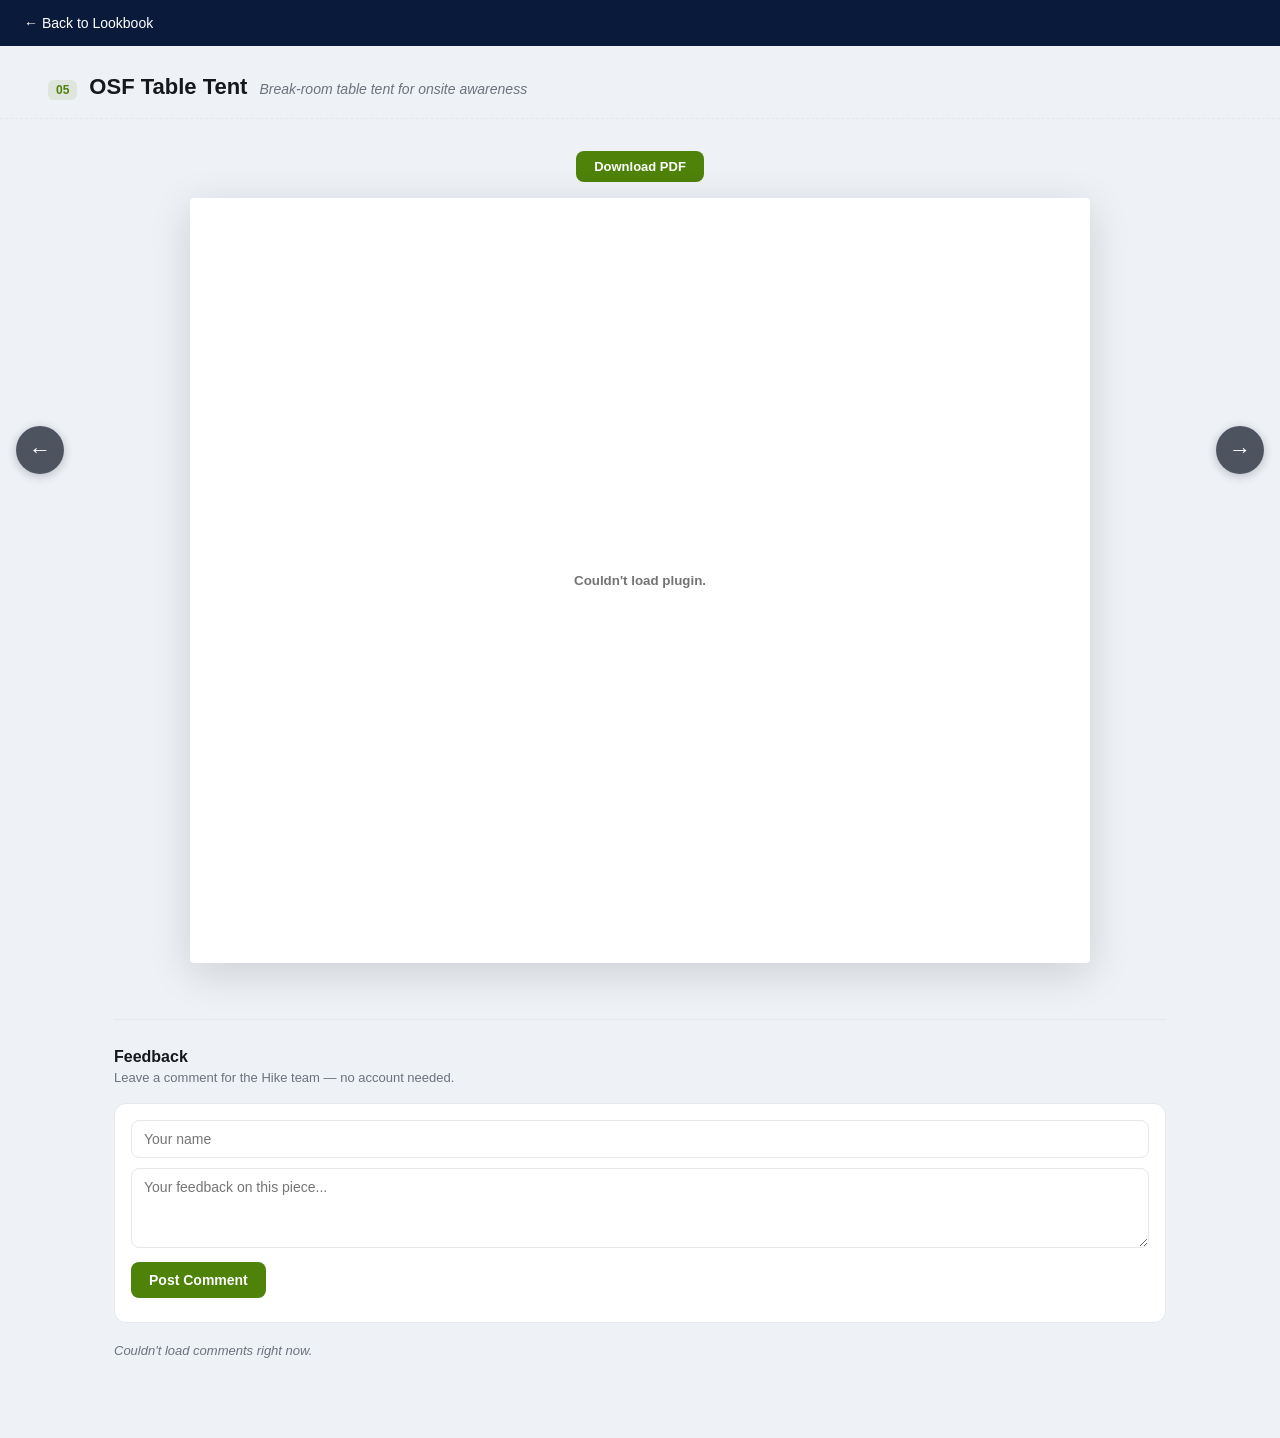
<file: table-tent.html>
<!DOCTYPE html>
<html lang="en">
<head>
<meta charset="UTF-8">
<meta name="viewport" content="width=device-width,initial-scale=1">
<title>OSF × Hike Medical — Table Tent Review</title>
<link rel="stylesheet" href="css/style.css">
<style>
  .doc-download { text-align:center; margin-bottom: 16px; }
  .doc-download a { display:inline-block; font-size:13px; font-weight:700; color:#fff; background:var(--osf-green); padding:8px 18px; border-radius:8px; text-decoration:none; }
  .doc-viewer-wrap { display:flex; justify-content:center; padding: 0 0 8px; }
  .doc-viewer-wrap embed { width:100%; max-width:900px; height:85vh; border:none; box-shadow:0 10px 40px rgba(16,24,40,0.15); background:#fff; border-radius:4px; }
</style>
</head>
<body>

<div class="subpage-bar"><a href="index.html">← Back to Lookbook</a></div>
<div class="subpage-title">
  <span class="num">05</span>
  <h2>OSF Table Tent</h2>
  <span class="desc">Break-room table tent for onsite awareness</span>
</div>

<div class="subpage-content">
  <div class="doc-download"><a href="OSF%20FALL%20TABLE%20TENT.pdf" download>Download PDF</a></div>
  <div class="doc-viewer-wrap">
    <embed src="OSF%20FALL%20TABLE%20TENT.pdf" type="application/pdf">
  </div>

  <div id="comments-root" data-page="table-tent"></div>
</div>

<script src="js/comments-config.js"></script>
<script src="js/comments.js"></script>
<script src="js/nav.js"></script>
</body>
</html>
</file>
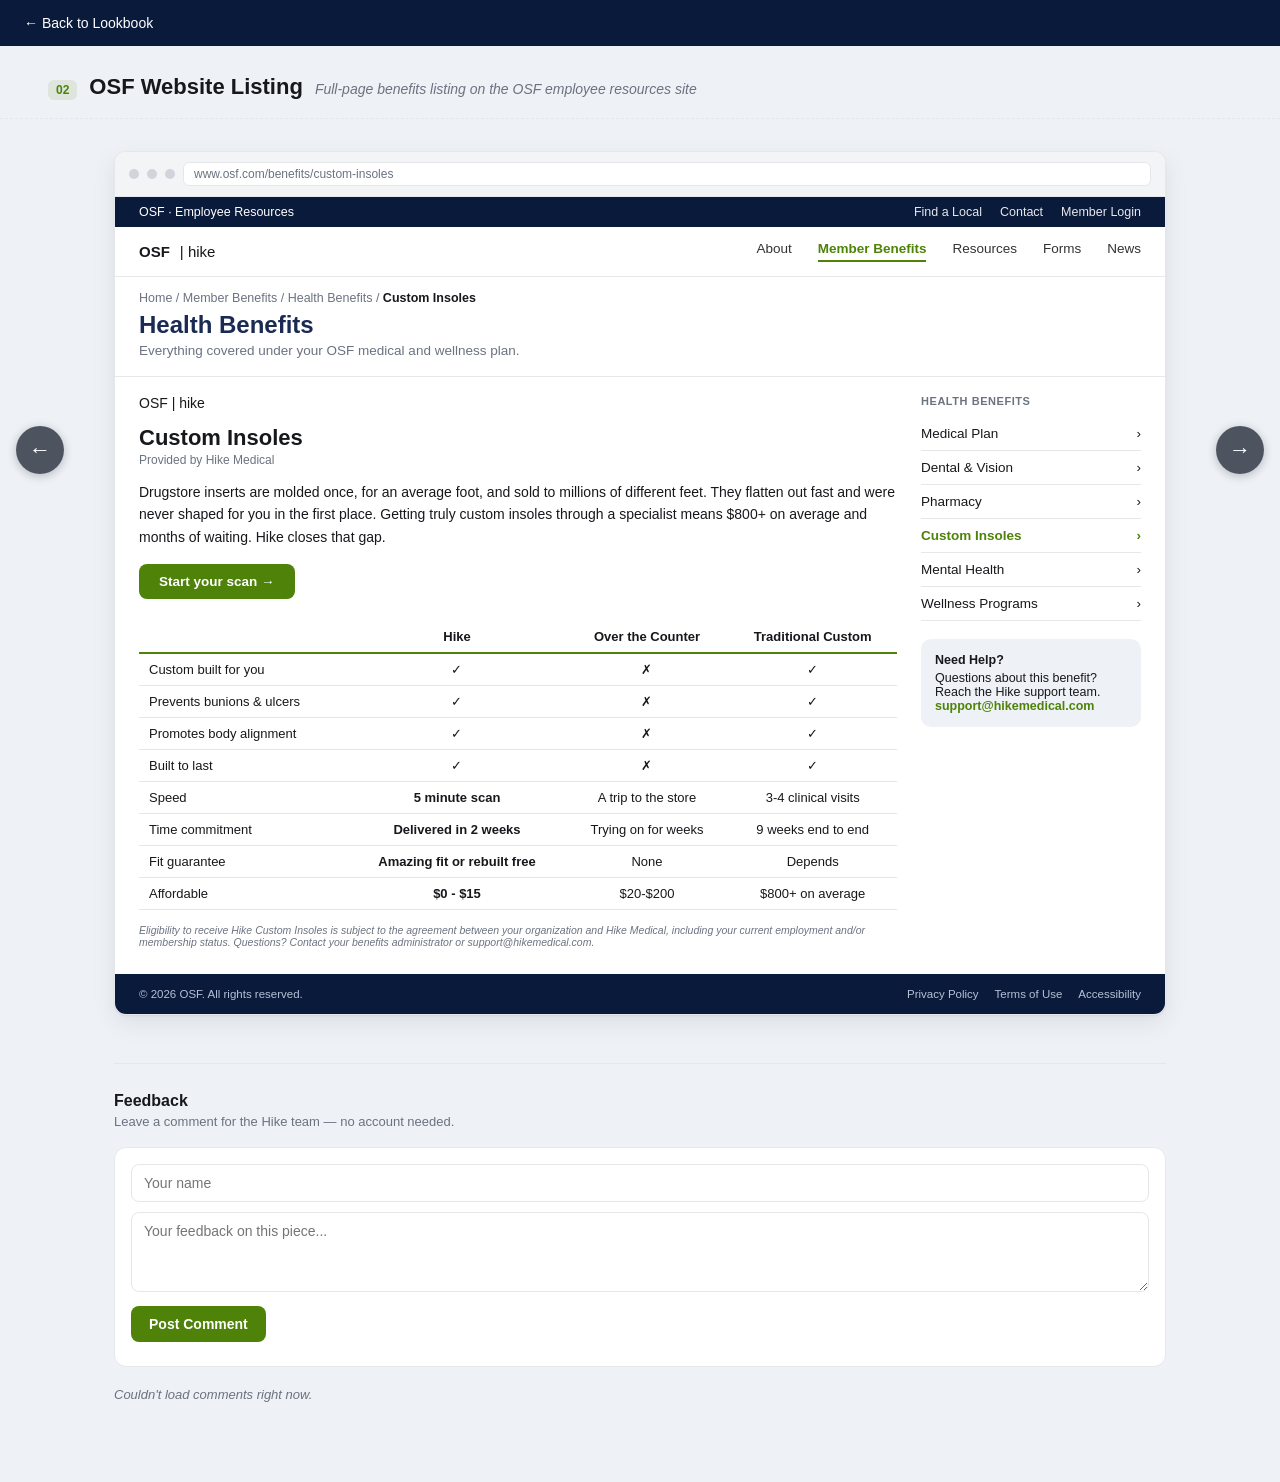
<file: website-listing.html>
<!DOCTYPE html>
<html lang="en">
<head>
<meta charset="UTF-8">
<meta name="viewport" content="width=device-width,initial-scale=1">
<title>OSF × Hike Medical — Website Listing Review</title>
<link rel="stylesheet" href="css/style.css">
<style>
  .wl-page { background:#fff; font-size:14px; }
  .wl-topbar { background: var(--navy); color:#fff; font-size:12.5px; padding:8px 24px; display:flex; justify-content:space-between; }
  .wl-topbar .right a { margin-left:18px; color:#fff; opacity:.9; }
  .wl-nav { display:flex; align-items:center; justify-content:space-between; padding:14px 24px; border-bottom:1px solid var(--border); }
  .wl-nav .brand { display:flex; align-items:center; gap:10px; font-weight:800; font-size:15px; }
  .wl-nav .links { display:flex; gap:26px; font-size:13.5px; color:#333; }
  .wl-nav .links .active { color: var(--osf-green); font-weight:700; border-bottom:2px solid var(--osf-green); padding-bottom:4px; }
  .wl-crumb { padding: 14px 24px 0; font-size:12.5px; color: var(--text-gray); }
  .wl-crumb b { color: var(--text-dark); }
  .wl-head { padding: 6px 24px 18px; }
  .wl-head h1 { margin:0 0 4px; font-size:24px; color:#1a2a52; }
  .wl-head p { margin:0; font-size:13.5px; color: var(--text-gray); }
  .wl-body { display:flex; gap:24px; padding: 18px 24px 26px; border-top:1px solid var(--border); }
  .wl-main { flex:1; }
  .wl-side { width:220px; flex-shrink:0; }
  .wl-side .label { font-size:11px; font-weight:800; letter-spacing:.05em; color: var(--text-gray); margin-bottom:10px; }
  .wl-side ul { list-style:none; padding:0; margin:0; }
  .wl-side li { padding:9px 0; font-size:13.5px; border-bottom:1px solid var(--border); display:flex; justify-content:space-between; }
  .wl-side li.active { color: var(--osf-green); font-weight:700; }
  .wl-help { margin-top:18px; background: var(--bg); border-radius:10px; padding:14px; font-size:12.5px; }
  .wl-help b { display:block; margin-bottom:4px; }
  .wl-help a { color: var(--osf-green); font-weight:700; }
  .wl-brand-row { display:flex; align-items:center; gap:10px; margin-bottom:14px; }
  .wl-main h2 { font-size:22px; margin: 4px 0 2px; }
  .wl-main .by { font-size:12px; color: var(--text-gray); margin-bottom:14px; }
  .wl-main p.copy { font-size:14px; line-height:1.6; margin:0 0 16px; }
  .wl-cta { display:inline-block; background: var(--osf-green); color:#fff; font-weight:700; font-size:13.5px; padding:10px 20px; border-radius:8px; margin-bottom:22px; }
  table.wl-compare { width:100%; border-collapse:collapse; font-size:13px; }
  table.wl-compare th { text-align:left; padding:8px 10px; border-bottom:2px solid var(--osf-green); }
  table.wl-compare th:first-child { color: transparent; }
  table.wl-compare td { padding:8px 10px; border-bottom:1px solid var(--border); }
  table.wl-compare td:not(:first-child), table.wl-compare th:not(:first-child) { text-align:center; }
  .wl-disclaimer { font-size:10.5px; color: var(--text-gray); font-style:italic; margin-top:14px; }
  .wl-footer { background: var(--navy); color:#b7c0d6; font-size:11.5px; padding:14px 24px; display:flex; justify-content:space-between; }
  .wl-footer a { color:#b7c0d6; margin-left:16px; }
</style>
</head>
<body>

<div class="subpage-bar"><a href="index.html">← Back to Lookbook</a></div>
<div class="subpage-title">
  <span class="num">02</span>
  <h2>OSF Website Listing</h2>
  <span class="desc">Full-page benefits listing on the OSF employee resources site</span>
</div>

<div class="subpage-content">
  <div class="frame">
    <div class="frame-chrome"><span class="dot"></span><span class="dot"></span><span class="dot"></span><span class="url-bar">www.osf.com/benefits/custom-insoles</span></div>
    <div class="wl-page">
      <div class="wl-topbar">
        <span>OSF · Employee Resources</span>
        <span class="right"><a>Find a Local</a><a>Contact</a><a>Member Login</a></span>
      </div>
      <div class="wl-nav">
        <div class="brand">OSF <span style="font-weight:400;">| hike</span></div>
        <div class="links"><span>About</span><span class="active">Member Benefits</span><span>Resources</span><span>Forms</span><span>News</span></div>
      </div>
      <div class="wl-crumb">Home / Member Benefits / Health Benefits / <b>Custom Insoles</b></div>
      <div class="wl-head">
        <h1>Health Benefits</h1>
        <p>Everything covered under your OSF medical and wellness plan.</p>
      </div>
      <div class="wl-body">
        <div class="wl-main">
          <div class="wl-brand-row">OSF | hike</div>
          <h2>Custom Insoles</h2>
          <div class="by">Provided by Hike Medical</div>
          <p class="copy">Drugstore inserts are molded once, for an average foot, and sold to millions of different feet. They flatten out fast and were never shaped for you in the first place. Getting truly custom insoles through a specialist means $800+ on average and months of waiting. Hike closes that gap.</p>
          <a class="wl-cta">Start your scan →</a>
          <table class="wl-compare">
            <thead><tr><th></th><th>Hike</th><th>Over the Counter</th><th>Traditional Custom</th></tr></thead>
            <tbody>
              <tr><td>Custom built for you</td><td>✓</td><td>✗</td><td>✓</td></tr>
              <tr><td>Prevents bunions & ulcers</td><td>✓</td><td>✗</td><td>✓</td></tr>
              <tr><td>Promotes body alignment</td><td>✓</td><td>✗</td><td>✓</td></tr>
              <tr><td>Built to last</td><td>✓</td><td>✗</td><td>✓</td></tr>
              <tr><td>Speed</td><td><b>5 minute scan</b></td><td>A trip to the store</td><td>3-4 clinical visits</td></tr>
              <tr><td>Time commitment</td><td><b>Delivered in 2 weeks</b></td><td>Trying on for weeks</td><td>9 weeks end to end</td></tr>
              <tr><td>Fit guarantee</td><td><b>Amazing fit or rebuilt free</b></td><td>None</td><td>Depends</td></tr>
              <tr><td>Affordable</td><td><b>$0 - $15</b></td><td>$20-$200</td><td>$800+ on average</td></tr>
            </tbody>
          </table>
          <div class="wl-disclaimer">Eligibility to receive Hike Custom Insoles is subject to the agreement between your organization and Hike Medical, including your current employment and/or membership status. Questions? Contact your benefits administrator or support@hikemedical.com.</div>
        </div>
        <div class="wl-side">
          <div class="label">HEALTH BENEFITS</div>
          <ul>
            <li>Medical Plan <span>›</span></li>
            <li>Dental & Vision <span>›</span></li>
            <li>Pharmacy <span>›</span></li>
            <li class="active">Custom Insoles <span>›</span></li>
            <li>Mental Health <span>›</span></li>
            <li>Wellness Programs <span>›</span></li>
          </ul>
          <div class="wl-help"><b>Need Help?</b>Questions about this benefit? Reach the Hike support team.<br><a>support@hikemedical.com</a></div>
        </div>
      </div>
      <div class="wl-footer">
        <span>© 2026 OSF. All rights reserved.</span>
        <span><a>Privacy Policy</a><a>Terms of Use</a><a>Accessibility</a></span>
      </div>
    </div>
  </div>

  <div id="comments-root" data-page="website-listing"></div>
</div>

<script src="js/comments-config.js"></script>
<script src="js/comments.js"></script>
<script src="js/nav.js"></script>
</body>
</html>
</file>
<file: css/style.css>
/* OSF Lookbook — shared styles */

:root {
  --navy: #0a1a3a;
  --bg: #eef1f5;
  --card-bg: #ffffff;
  --text-dark: #17181c;
  --text-gray: #6b7280;
  --border: #e5e7eb;
  --osf-green: #4e8209;
  --osf-green-dark: #3a6207;
}

* { box-sizing: border-box; }

body {
  margin: 0;
  font-family: -apple-system, BlinkMacSystemFont, "Segoe UI", Helvetica, Arial, sans-serif;
  background: var(--bg);
  color: var(--text-dark);
}

a { color: inherit; text-decoration: none; }

/* Top bar on hub */
.hub-header {
  background: var(--navy);
  color: #fff;
  padding: 40px 48px;
}
.hub-header h1 {
  margin: 0 0 6px;
  font-size: 34px;
  font-weight: 800;
}
.hub-header p {
  margin: 0;
  color: #b7c0d6;
  font-size: 15px;
}

/* Top bar on sub-pages */
.subpage-bar {
  background: var(--navy);
  padding: 14px 24px;
}
.subpage-bar a {
  color: #fff;
  font-size: 14px;
  font-weight: 500;
}
.subpage-bar a:hover { text-decoration: underline; }

.subpage-title {
  display: flex;
  align-items: baseline;
  gap: 12px;
  padding: 28px 48px 18px;
  border-bottom: 1px dashed var(--border);
  flex-wrap: wrap;
}
.subpage-title .num {
  font-size: 12px;
  font-weight: 700;
  color: var(--osf-green);
  background: rgba(78,130,9,0.1);
  padding: 3px 8px;
  border-radius: 6px;
}
.subpage-title h2 {
  margin: 0;
  font-size: 22px;
  font-weight: 800;
}
.subpage-title .desc {
  color: var(--text-gray);
  font-style: italic;
  font-size: 14px;
}

.subpage-content {
  max-width: 1100px;
  margin: 32px auto 80px;
  padding: 0 24px;
}

/* Hub grid */
.grid {
  display: grid;
  grid-template-columns: repeat(3, 1fr);
  gap: 20px;
  max-width: 1150px;
  margin: 40px auto;
  padding: 0 24px;
}
@media (max-width: 900px) {
  .grid { grid-template-columns: repeat(2, 1fr); }
}
@media (max-width: 600px) {
  .grid { grid-template-columns: 1fr; }
}

.card {
  background: var(--card-bg);
  border-radius: 14px;
  padding: 22px 22px 24px;
  box-shadow: 0 1px 2px rgba(16,24,40,0.06), 0 1px 3px rgba(16,24,40,0.08);
  transition: transform .15s ease, box-shadow .15s ease;
  display: block;
}
.card:hover {
  transform: translateY(-2px);
  box-shadow: 0 4px 14px rgba(16,24,40,0.12);
}
.card .label {
  font-size: 11px;
  font-weight: 800;
  letter-spacing: 0.06em;
  color: var(--osf-green);
  text-transform: uppercase;
  margin-bottom: 8px;
  display: block;
}
.card h3 {
  margin: 0 0 8px;
  font-size: 18px;
  font-weight: 800;
}
.card p {
  margin: 0;
  font-size: 13.5px;
  color: var(--text-gray);
  line-height: 1.45;
}

/* Generic mockup frame (browser-chrome style) */
.frame {
  background: #fff;
  border-radius: 12px;
  overflow: hidden;
  box-shadow: 0 1px 2px rgba(16,24,40,0.06), 0 8px 24px rgba(16,24,40,0.08);
  border: 1px solid var(--border);
}
.frame-chrome {
  background: #f3f4f6;
  border-bottom: 1px solid var(--border);
  padding: 10px 14px;
  display: flex;
  align-items: center;
  gap: 8px;
}
.frame-chrome .dot {
  width: 10px; height: 10px; border-radius: 50%; background: #d1d5db;
}
.frame-chrome .url-bar {
  flex: 1;
  background: #fff;
  border: 1px solid var(--border);
  border-radius: 6px;
  padding: 4px 10px;
  font-size: 12px;
  color: var(--text-gray);
}

/* Comment widget */
.comments-block {
  margin-top: 48px;
  border-top: 1px solid var(--border);
  padding-top: 28px;
}
.comments-block h3 {
  font-size: 16px;
  font-weight: 800;
  margin: 0 0 4px;
}
.comments-block .sub {
  font-size: 13px;
  color: var(--text-gray);
  margin: 0 0 18px;
}
.comment-form {
  background: #fff;
  border: 1px solid var(--border);
  border-radius: 12px;
  padding: 16px;
  margin-bottom: 20px;
}
.comment-form input,
.comment-form textarea {
  width: 100%;
  font-family: inherit;
  font-size: 14px;
  padding: 10px 12px;
  border: 1px solid var(--border);
  border-radius: 8px;
  margin-bottom: 10px;
  resize: vertical;
}
.comment-form textarea { min-height: 80px; }
.comment-form button {
  background: var(--osf-green);
  color: #fff;
  border: none;
  padding: 10px 18px;
  border-radius: 8px;
  font-size: 14px;
  font-weight: 700;
  cursor: pointer;
}
.comment-form button:hover { background: var(--osf-green-dark); }
.comment-form button:disabled { opacity: 0.6; cursor: default; }
.comment-status {
  font-size: 13px;
  margin-top: 8px;
  color: var(--text-gray);
}
.comment-list { display: flex; flex-direction: column; gap: 12px; }
.comment-item {
  background: #fff;
  border: 1px solid var(--border);
  border-radius: 10px;
  padding: 12px 14px;
}
.comment-item .meta {
  display: flex;
  justify-content: space-between;
  font-size: 12px;
  color: var(--text-gray);
  margin-bottom: 4px;
}
.comment-item .name { font-weight: 700; color: var(--text-dark); }
.comment-item .text { font-size: 14px; line-height: 1.5; white-space: pre-wrap; }
.comment-empty { font-size: 13px; color: var(--text-gray); font-style: italic; }
</file>
